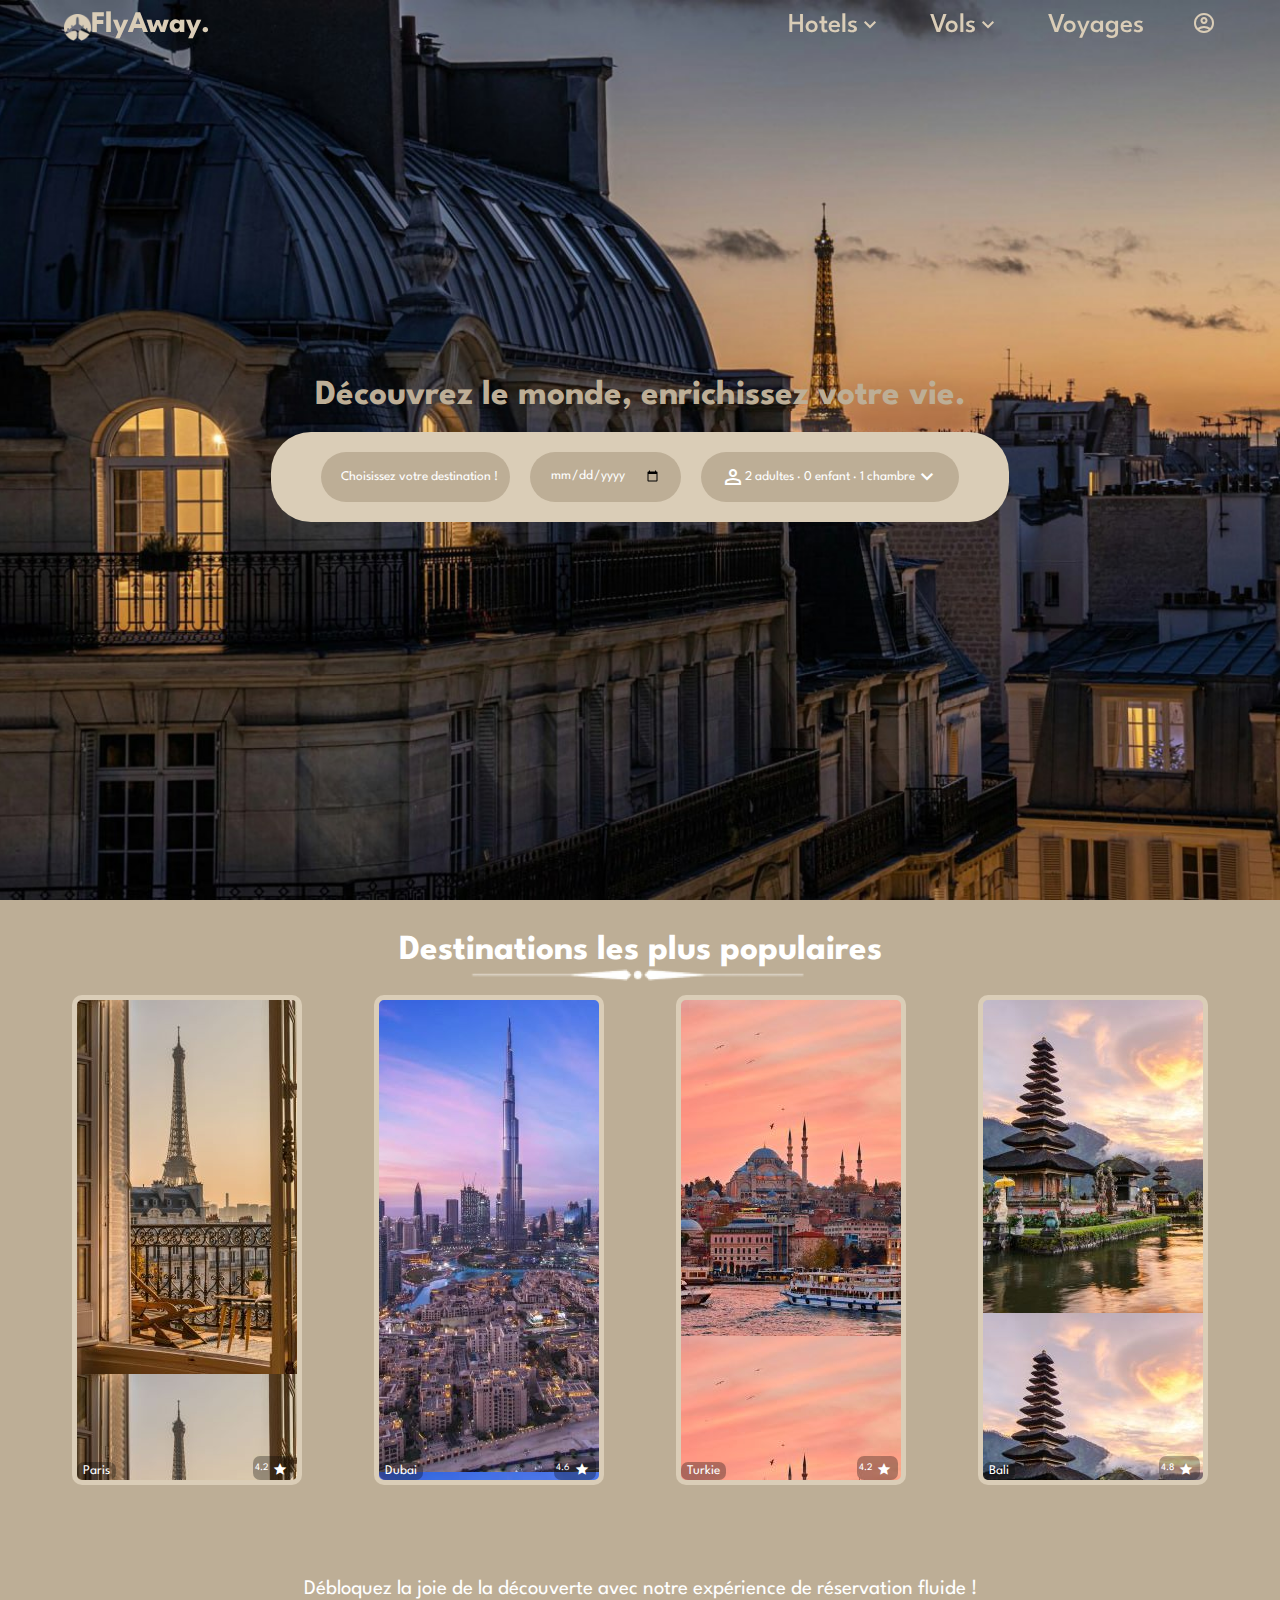
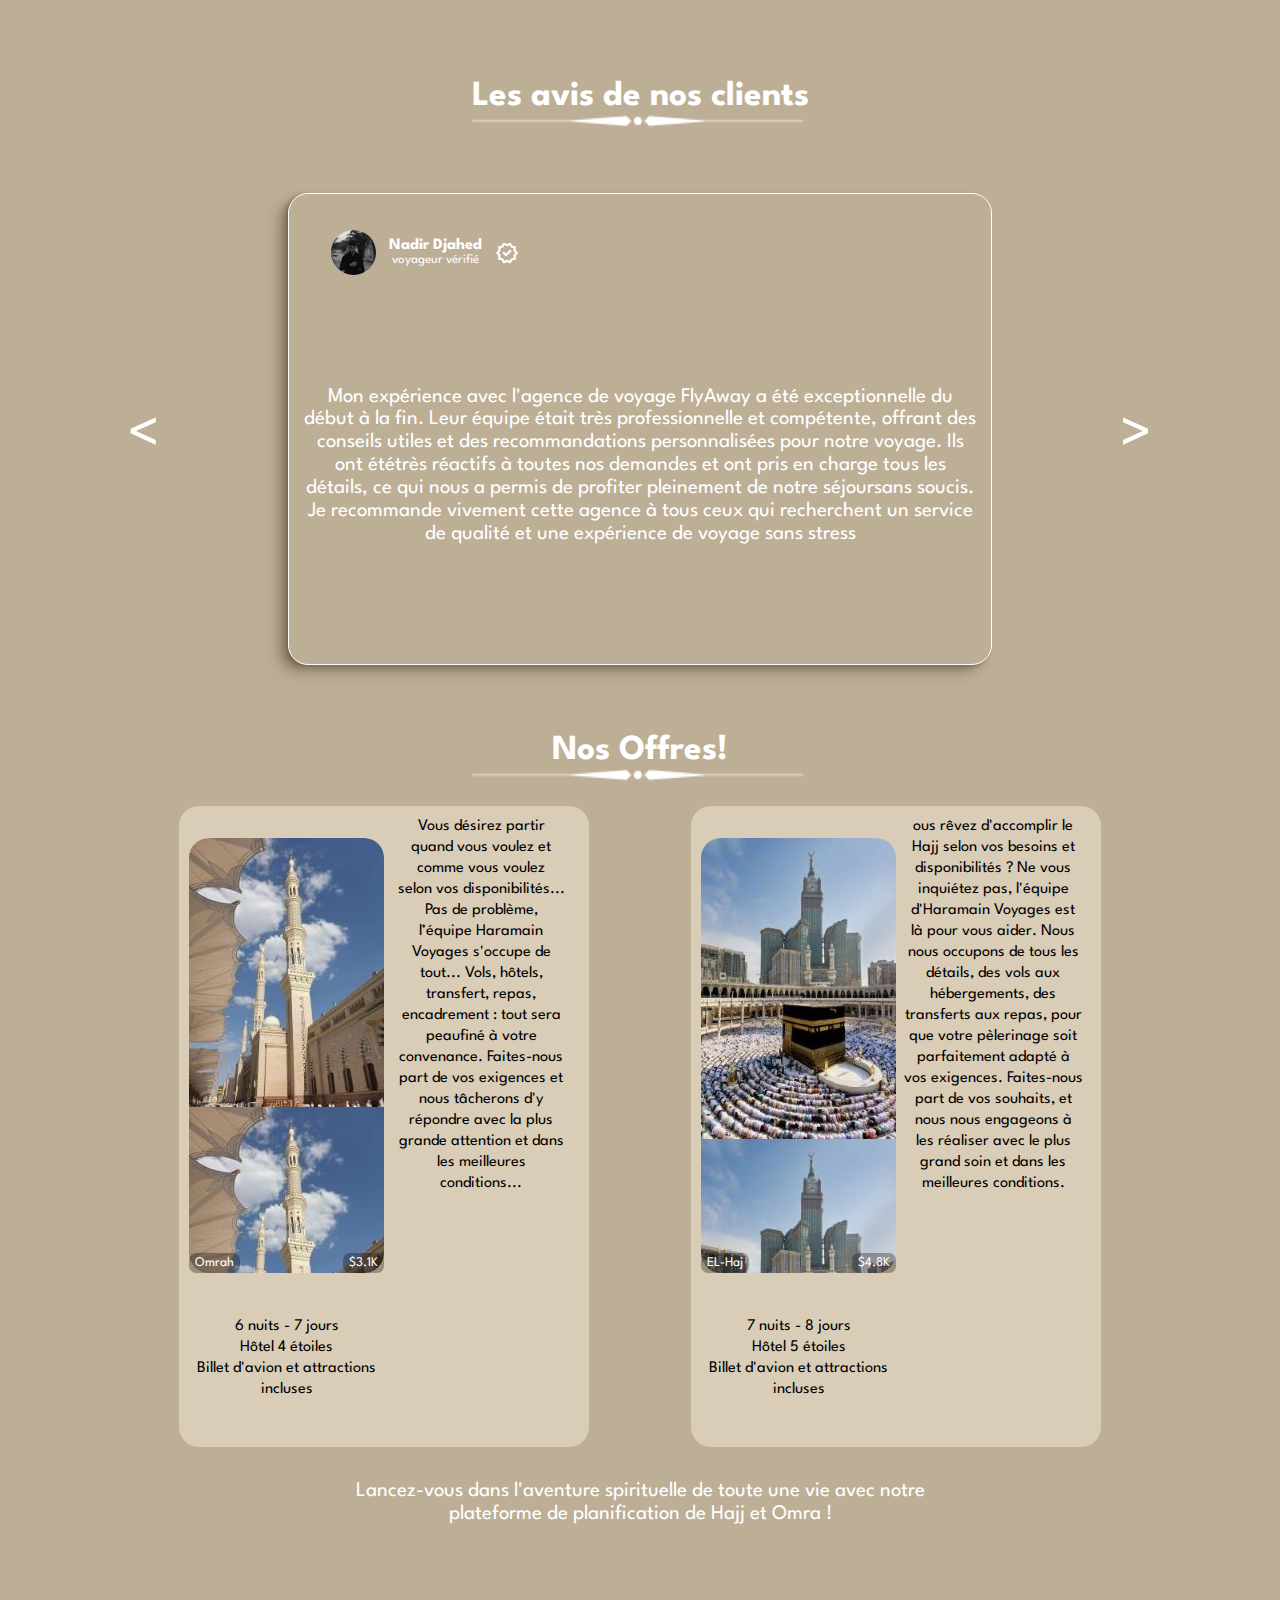
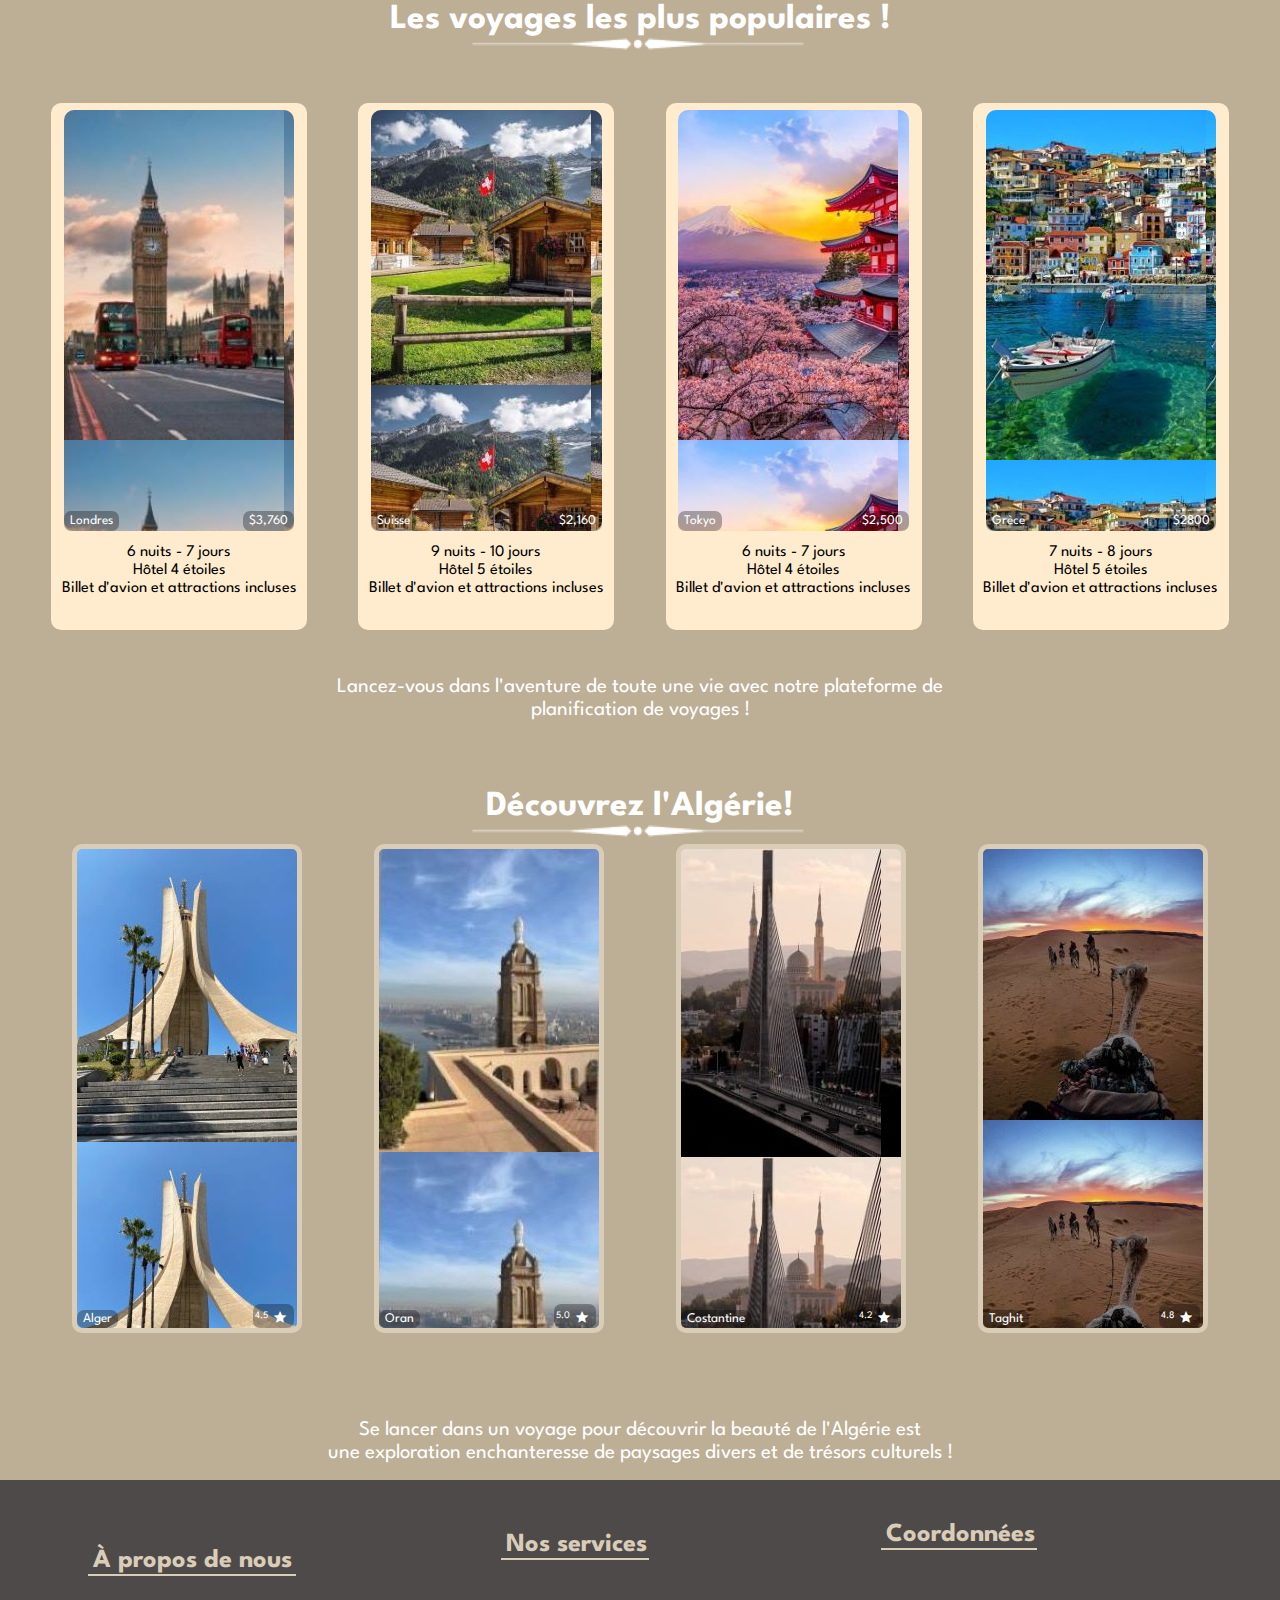
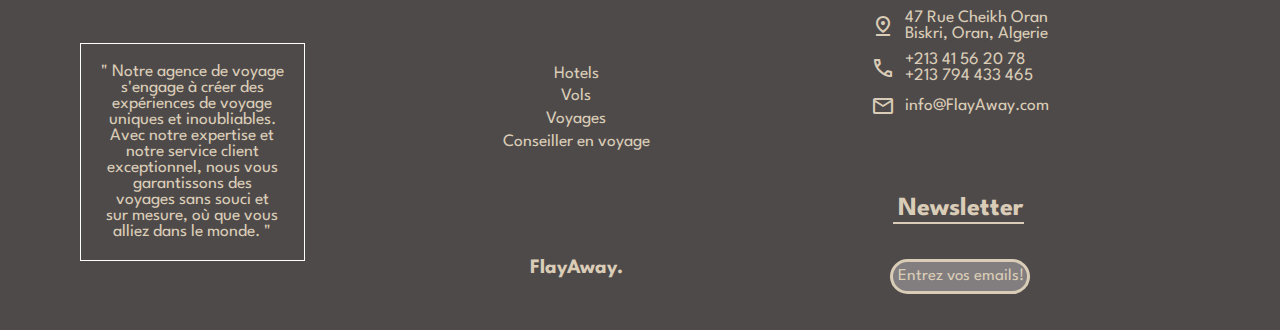
<file: index.html>
<!DOCTYPE html>
<html lang="en">

<head>
  <meta charset="UTF-8">
  <meta name="viewport" content="width=device-width, initial-scale=1.0">
  <link rel="stylesheet" href="./style.css">
  <link rel="preconnect" href="https://fonts.googleapis.com">
  <link rel="preconnect" href="https://fonts.gstatic.com" crossorigin>
  <link rel="stylesheet"
    href="https://fonts.googleapis.com/css2?family=Material+Symbols+Outlined:opsz,wght,FILL,GRAD@20..48,100..700,0..1,-50..200" />
  <link rel="stylesheet"
    href="https://fonts.googleapis.com/css2?family=Material+Symbols+Rounded:opsz,wght,FILL,GRAD@20..48,100..700,0..1,-50..200" />
  <link href="https://fonts.googleapis.com/css2?family=League+Spartan:wght@100..900&display=swap" rel="stylesheet">
  <link rel="icon" href="img/logo6.png" type="image/x-icon">
  <title>FlyAway</title>
</head>

<body>
  <div class="home-page">
    <header>
      <div class="nav-data">
        <div class="header-right">
           <a href="./index.html" class="link" >
             <img src="img/logo6.png" alt="" style="height: 27px; position: relative; top: 2px;">
             <b>FlyAway.</b></a>
       </div>
       <div class="MENU " id="MENU">
          <span class="material-symbols-outlined menu">
            menu
            </span>
          <span class="material-symbols-outlined close">
            close
          </span>
       </div>
      </div>
      <div class="header-left" id="header-left">
        <ul class="liste">
          <li class="dropdown-item">
           <div class="link">
            Hotels
              <span class="material-symbols-outlined dropdown-arrow">
                expand_more
                </span>
           </div>
           <ul class="liste-hotels">
            <li>
              <a href="./hotels/hotels.html" class="hotel-link">Paris</a>

            </li>
            <li>
              <a href="./hotels/bali.html" class="hotel-link">Dubai</a>

            </li>
            <li>
              <a href="./hotels/turkie.html" class="hotel-link">Turkie</a>

            </li>
            <li>
              <a href="./hotels/bali.html" class="hotel-link">Bali</a>

            </li>

           </ul>
          </li>
          <li class="dropdown-item">
            <div class="link">
              Vols
              <span class="material-symbols-outlined dropdown-arrow">
                expand_more
                </span>
            </div>
            <ul class="liste-hotels">
              <li>
                <a href="./vols/vols.html" class="hotel-link">Paris</a>
  
              </li>
              <li>
                <a href="./vols/Vdubai.html" class="hotel-link">Dubai</a>
  
              </li>
              <li>
                <a href="./vols/Vturk.html" class="hotel-link">Turkie</a>
  
              </li>
              <li>
                <a href="./vols/Vbali.html" class="hotel-link">Bali</a>
  
              </li>
  
             </ul>
            
          </li> 
          <li>
            <a class="link" href="./voyages/voyages.html">Voyages</a>
          </li> 
          <li>
            <span  class="material-symbols-outlined link account">
              account_circle
              </span>
              <div class="sign up" id="sign-up">
                <span class="material-symbols-outlined closee">
                  close
                  </span>
                <div class="form-box login">
                  <h2>Login</h2>
                 <form action="#">
                  <div class="input-box">
                    <span class="material-symbols-outlined">
                      mail
                    </span>
                    <label for="email">email</label>
                    <input type="email" id="email" required>
                  </div>
                  <div class="input-box">
                   <span class="material-symbols-outlined">
                      lock
                   </span>
                   <label for="">password</label>
                   <input type="password" required>
                  </div>
                  <div class="remember-forgot">
                    <label><input type="checkbox">Remember me</label>
                    <a href="#">Mot de passe oublier? </a>
                  </div>
                  <button type="submit" class="btn">login in</button>
                  <div class="login-registrer">
                    <p>Don't have an account ?<a href="#" class="registrer-link">
                        Registrer</a></p>
                  </div>
                 </form>

                </div>
                <div class="form-box registrer">
                  <h2>Registrer</h2>
                  <form action="#">
                    <div class="input-box">
                      <span class="material-symbols-outlined">
                        person
                        </span>
                      <label for="name">Username</label>
                      <input type="text"  required>
                    </div>
                    <div class="input-box">
                      <span class="material-symbols-outlined">
                        mail
                      </span>
                      <label for="email">email</label>
                      <input type="email" id="email" required>
                    </div>
                    <div class="input-box">
                     <span class="material-symbols-outlined">
                        lock
                     </span>
                     <label for="">password</label>
                     <input type="password" required>
                    </div>
                    <div class="remember-forgot">
                      <label><input type="checkbox">I agree with to the terms and conditions</label>
              
                    </div>
                    <button type="submit" class="btn">Registrer</button>
                    <div class="login-registrer">
                      <p>Already have an account ?<a href="#" class="login-link">
                          Login</a></p>
                    </div>
                  </form>
                  
                </div>
                

              </div>
          </li>

        </ul>
        
      </div> 
    </header>
    <div class="home" id="home">
      <h1>Découvrez le monde, enrichissez votre vie.</h1>
      <div class="inputs">
        <input type="text" placeholder="Choisissez votre destination ! ">
        <input type="date" placeholder="Date">

        <button>
          <span class="material-symbols-outlined">
            person
          </span>
          2 adultes · 0 enfant · 1 chambre
          <span class="material-symbols-outlined">
            expand_more
          </span>
        </button>
      </div>
    </div>
  </div>

  <main>
    <div class="mainn n1">
      <div class="titre">
        <h2>Destinations les plus populaires</h2>
        <img src="img/TITRE.png" alt="">
      </div>

      <div class="Destinations">
        <div class="déstination Paris">
          <a href=""><button>Paris</button>
            <div class="stars">
              4.2
              <span class="material-symbols-rounded">
                star
              </span>
            </div>
          </a>
        </div>
        <div class="déstination Dubai">
          <a href="">
            <button>Dubai</button>
            <div class="stars">
              4.6
              <span class="material-symbols-rounded">
                star
              </span>
            </div>
          </a>

        </div>
        <div class="déstination turkie">
          <a href="">
            <button>Turkie</button>
            <div class="stars">
              4.2
              <span class="material-symbols-rounded">
                star
              </span>
            </div>
          </a>
        </div>
        <div class="déstination bali">
          <a href="">
            <button>Bali</button>
            <div class="stars">
              4.8
              <span class="material-symbols-rounded">
                star
              </span>
            </div>
          </a>
        </div>

      </div>
      <P>Débloquez la joie de la découverte avec notre expérience de réservation fluide !</P>
    </div>
    <div class="mainn n2">
      <div class="titre">
        <h2>Les avis de nos clients</h2>
        <img src="img/TITRE.png" alt="">
      </div>
      <div class="lesAvis">
        <button onclick="prevComment()">
          < </button>
            <div class="avis">
              <div class="client">
                <img id="gallery-images" src="" alt="">
                <div class="nom">
                  <b id="liste-nom"> </b>
                  <P class="V">voyageur vérifié</P>
                </div>
                <span class="material-symbols-outlined">
                  verified
                </span>
              </div>
              <div class="commentaire">
                <P id="liste-cmnt"></P>
              </div>
            </div>
            <button onclick="nextComment()"> > </button>
      </div>

    </div>
    <div class="mainn n3">
      <div class="titre">
        <h2>Nos Offres!</h2>
        <img src="img/TITRE.png" alt="">
      </div>
      <div class="Offres">
        <div class="Offre">
          <div class="Offre-ph">
            <div class="ph">
              <a href="">
                <button>Omrah</button>
                <button>$3.1K</button>
              </a>
            </div>
            <div class="inf">
              <P>6 nuits - 7 jours <br>
                Hôtel 4 étoiles <br>
                Billet d'avion et attractions incluses</P>
            </div>
          </div>
          <div class="Offre-inf">
            <p> Vous désirez partir <br> quand vous voulez et <br> comme vous voulez <br>
              selon vos disponibilités... <br>Pas de problème,<br> l’équipe Haramain <br>
              Voyages s'occupe de <br>tout... Vols, hôtels,<br> transfert, repas,<br> encadrement : tout sera <br>
              peaufiné à votre <br>convenance. Faites-nous <br>part de vos exigences et <br>
              nous tâcherons d'y <br>répondre avec la plus <br>grande attention et dans <br> les meilleures <br>
              conditions... </p>
          </div>
        </div>
        <div class="Offre">
          <div class="Offre-ph">
            <div class="ph Hajj">
              <a href="">
                <button>EL-Haj</button>
                <button>$4.8K</button>
              </a>
            </div>
            <div class="inf">
              <P>7 nuits - 8 jours <br>
                Hôtel 5 étoiles <br>
                Billet d'avion et attractions incluses</P>
            </div>
          </div>
          <div class="Offre-inf">
            <p>ous rêvez d'accomplir le <br> Hajj selon vos besoins et <br>
              disponibilités ? Ne vous <br>inquiétez pas, l'équipe <br>d'Haramain Voyages est <br>
              là pour vous aider. Nous <br> nous occupons de tous les <br> détails, des vols aux <br>
              hébergements, des <br> transferts aux repas, pour <br>
              que votre pèlerinage soit <br> parfaitement adapté à <br> vos exigences. Faites-nous <br>
              part de vos souhaits, et <br> nous nous engageons à <br> les réaliser avec le plus <br>
              grand soin et dans les <br> meilleures conditions. </p>
          </div>
        </div>

      </div>
      <P>Lancez-vous dans l'aventure spirituelle de toute une vie avec notre <br>
        plateforme de planification de Hajj et Omra !</P>
    </div>
    <div class="mainn n4">
      <div class="titre">
        <h2>Les voyages les plus populaires !</h2>
        <img src="img/TITRE.png" alt="">
      </div>
      <div class="voyagesp">
        <div class="voyagep">
          <div class="vp-ph">
            <a href="">
              <button>Londres</button>
              <button>$3,760</button>
            </a>

          </div>
          <div class="vp-inf">
            <P>6 nuits - 7 jours <br>
              Hôtel 4 étoiles <br>
              Billet d'avion et attractions incluses</P>
          </div>
        </div>
        <div class="voyagep">
          <div class="vp-ph Suisse">
            <a href="">
              <button>Suisse</button>
              <button>$2,160</button>
            </a>
          </div>
          <div class="vp-inf">
            <P>9 nuits - 10 jours <br>
              Hôtel 5 étoiles <br>
              Billet d'avion et attractions incluses</P>
          </div>
        </div>
        <div class="voyagep">
          <div class="vp-ph Tokyo">
            <a href="">
              <button>Tokyo</button>
              <button>$2,500</button>
            </a>
          </div>
          <div class="vp-inf">
            <P>6 nuits - 7 jours <br>
              Hôtel 4 étoiles <br>
              Billet d'avion et attractions incluses</P>
          </div>
        </div>
        <div class="voyagep">
          <div class="vp-ph Grèce">
            <a href="">
              <button>Grèce</button>
              <button>$2800</button>
            </a>
          </div>
          <div class="vp-inf">
            <P>7 nuits - 8 jours <br>
              Hôtel 5 étoiles <br>
              Billet d'avion et attractions incluses</P>
          </div>
        </div>
      </div>
      <P>Lancez-vous dans l'aventure de toute une vie avec notre plateforme de <br> planification de voyages !</P>
    </div>
    <div class="mainn n1">
      <div class="titre">
        <h2>Découvrez l'Algérie!</h2>
        <img src="img/TITRE.png" alt="">
      </div>

      <div class="Destinations">
        <div class="déstination Alger">
          <a href="">
            <button>Alger</button>
            <div class="stars">
              4.5
              <span class="material-symbols-rounded">
                star
              </span>
            </div>
          </a>
        </div>
        <div class="déstination Oran">
          <a href="">
            <button>Oran</button>
            <div class="stars">
              5.0
              <span class="material-symbols-rounded">
                star
              </span>
            </div>
          </a>
        </div>
        <div class="déstination Costantine">
          <a href="">
            <button>Costantine</button>
            <div class="stars">
              4.2
              <span class="material-symbols-rounded">
                star
              </span>
            </div>
          </a>
        </div>
        <div class="déstination Taghit">
          <a href="">
            <button>Taghit</button>
            <div class="stars">
              4.8
              <span class="material-symbols-rounded">
                star
              </span>
            </div>
          </a>
        </div>

      </div>
      <P>Se lancer dans un voyage pour découvrir la beauté de l'Algérie est <br>
        une exploration enchanteresse de paysages divers et de trésors culturels !</P>
    </div>
  </main>
  <footer>
    <div class="footer-left">
      <h2>À propos de nous</h2>
      <div class="prnous">
        <p>" Notre agence de voyage <br>
          s'engage à créer des <br> expériences de voyage <br>
          uniques et inoubliables. <br> Avec notre expertise et <br>notre service client <br>
          exceptionnel, nous vous <br> garantissons des <br>
          voyages sans souci et <br>sur mesure, où que vous <br>alliez dans le monde. "</p>
      </div>
    </div>
    <div class="footer-midle">
      <h2>Nos services</h2>
      <ol>
        <ul>Hotels</ul>
        <ul>Vols</ul>
        <ul>Voyages</ul>
        <ul>Conseiller en voyage</ul>
      </ol>
      <h3>FlayAway.</h3>
    </div>
    <div class="footer-right">
      <div class="Coordonnées">
        <h2>Coordonnées</h2>
        <ol>
          <ul>
            <span class="material-symbols-outlined">
              pin_drop
            </span>
            47 Rue Cheikh Oran <br>Biskri, Oran, Algerie
          </ul>
          <ul>
            <span class="material-symbols-outlined">
              call
            </span>
            +213 41 56 20 78 <br>
            +213 794 433 465
          </ul>
          <ul>
            <span class="material-symbols-outlined">
              mail
            </span>
            info@FlayAway.com
          </ul>
        </ol>
      </div>
      <div class="Newsletter">
        <h2>Newsletter</h2>
        <input type="text" placeholder="Entrez vos emails!">
      </div>
    </div>

  </footer>
  <script src="./main.js"></script>
</body>

</html>
</file>
<file: style.css>
* {
    margin: 0;
    padding: 0;
    box-sizing: border-box;
    font-family: "League Spartan", sans-serif;
}

.home-page {
    display: flex;
    justify-content: center;
    align-items: center;
    height: 100vh;
    background-image: url(img/Capture_d_écran_2024-03-16_005350-removebg-preview.png.jpg);
    background-size: cover;
    background-position: center;
}

header {
    position: fixed;
    top: 0;
    left: 0;
    width: 100%;
    height: 50px;
    padding: 0 5%;
    z-index: 1000;
}
header a {
    text-decoration: none;
}

 /* header a {
    color: #DACDB7;
    font-size: calc(0.5rem + 1.5vw);
    font-weight: bold;
    font-weight: 500;
    text-decoration: none;
    margin: 0 15px;
    cursor: pointer;
}

header a:visited {
    color: #C8B18C;
}

header a:hover {
    color: #BDAE96;
    cursor: pointer;
}   */
header ul
{
    list-style: none;
}
.nav-data
{
    height: 100%;
    width: 100%;
    display: flex;
    justify-content: space-between;
    align-items: center;
}
.MENU
{ 
    position: relative;
    width: 32px;
    height: 32px;
}
.menu,
.close
{
    position: absolute;
    width: max-content;
    height: max-content;
    inset: 0;
    margin: auto;
    font-size: 1.25rem;
    cursor: pointer;
    transition: opacity .1s , transform .4s;
    color: #DACDB7;
}
.close
{
    opacity: 0;
} 
@media  screen and (max-width:1118PX ) {
    .home
    {
        opacity: 0;
    }
    .header-left
    {
        position: absolute;
        left: 0;
        width: 100%;
        height: calc(100vh - 80px);
        overflow: auto;
        pointer-events: none;
        opacity: 0; 
        transition: top .4s , opacity .3s;

    }
    .header-left::-webkit-scrollbar
    {
        width: 0;
    }
   
    .link
    {
        color: white;
        background-color: #DACDB7;
        font-weight: bold;
        padding: 1.25rem 1.5rem;
        display: flex;
        justify-content: space-between;
        align-items: center;
        transition: background-color .3s;
        text-decoration: none;

    }
    .link:hover
    {
        background-color:#BDAE96 ;
    }
    .header-right a 
    {
        background-color: transparent;
        color: #DACDB7;
    }
    .header-right a:hover
    {
        background-color: transparent;
        color: #DACDB7;
    }
    .show-menu
    {
        opacity: 1;
        top: 3.5rem;
        pointer-events: initial;
    }
    .show-icon .menu
    {
        opacity: 0;
        transform: rotate(90deg);
    } 
    .show-icon .close
    {
        opacity: 1;
        transform: rotate(90deg);
    }
    .dropdown-item
    {
        cursor: pointer;

       
    }
    .dropdown-arrow
    {
        font-size: 1.25rem;
        font-weight: initial;
        transition: transform .4s;
    }
    .hotel-link
    {
        padding: 1.25rem 1.25rem 1.25rch 2.5rem;
        color: white;
        background-color: #BDAE96;
        display: flex;
        align-items: center;
        column-gap: 5rem;
        font-weight: bold;
        transition: background-color .3s;
        text-decoration: none;
    }
    .hotel-link:hover
    {
        background-color:rgba(189, 174, 150, 0.9) ;
    }
    .liste-hotels
    {
        max-height: 0;
        overflow: hidden;
        transition: max-height .4s ease-out;
        background-color: #DACDB7;
    }
    .dropdown-item:hover .liste-hotels
    {
       max-height:1000px ;
       transition: max-height .4s ease-in;
    }
    .dropdown-item:hover .dropdown-arrow
    {
        transform: rotate(180deg);
    }
}
@media  screen and (min-width:1118PX )
{
    header
   {
       margin-inline: auto;
       display: flex;
       justify-content: space-between;

    }

    .MENU
    {
        display: none;
    }
   .header-left {
        width: 50%;
        height: 100%;
        display: flex;
        justify-content: space-between;
        align-items: center;
    }
    .liste 
    {
        height: 100%;
        display: flex;
        align-items: center;
        column-gap: 3rem;
    }
    .link
    {
       height: 100%;
       padding: 0;
       justify-content: initial;
       color: #DACDB7; 
       font-size:calc(0.5rem + 1.5vw);
       font-weight: bold;
       font-weight: 500;
       cursor: pointer;
       display: flex;
       align-items: center;
   
    }
    .dropdown-item
    {   min-width: max-content;
        position: relative;
    }
    .liste-hotels {
        max-height: initial;
        overflow: initial;
        position: absolute;
        left: 0;
        top: 50px;
        opacity: 0;
        pointer-events: none;
        transition: opacity .3s, top .3s;
      }
      .hotel-link {
        padding: 1.25rem 1.25rem 1.25rch 2.5rem;
        color: white;
        background-color: #BDAE96;
        display: flex;
        align-items: center;
        column-gap: 5rem;
        font-weight: bold;
        transition: background-color .3s;
        text-decoration: none;
      }
      .hotel-link:hover
      {
          background-color:rgba(189, 174, 150, 0.5) ;
      }
      .dropdown-item:hover .liste-hotels
       {
        opacity: 1;
        top:40px;
        pointer-events: initial;
        transition: top .3s;
       }
    .liste-hotels
    {
        max-height: 0;
        overflow: hidden;
        transition: max-height .4s ease-out;
    }
    .dropdown-item:hover .liste-hotels
    {
       max-height:1000px ;
       transition: max-height .4s ease-in;
    }
    .dropdown-item:hover .dropdown-arrow
    {
        transform: rotate(180deg);
    }
    .up
    {
        opacity: 1;
        width: 400px;
        height: 400px;
        background: transparent;
        border: 2px solid rgba(189, 174, 150, 0.5);
        border-radius: 20px;
        backdrop-filter: blur(20px);
        box-shadow: 0 0 30px rgba(0, 0, 0, 0.5);
        position: absolute;
        left: 420px;
        top: 80px;
        pointer-events: initial;
        display: flex;
        align-items: center;
        justify-content: center;
        transform: scale(0);
        overflow: hidden; 
        transition: transform .5s ease, height .2s ease ;
        
    }
    .up.active-popup
    {
        transform: scale(1);
    }
    .up.active
    {
        height: 510px;
    }
    .up .closee
    {
        position: absolute;
        top: 0;
        right: 0;
        background: #BDAE96;
        width: 45px;
        height: 45px;
        display: flex;
        align-items: center;
        justify-content: center;
        border-bottom-left-radius: 20px;
        cursor: pointer;
        z-index: 1;
    }
    .up .form-box
    {
        width: 100%;
        padding: 40px;
    }
     .up .form-box.login 
    {
        transition: transform .18s ease;
        transform: translateX(0);
    } 
    .up.active .form-box.login
    {
        transition: none;
        transform: translateX(-400px);

    }
    .up .form-box.registrer
    {
        position: absolute;
        transition: none;
        transform: translateX(400px);
    }
    .up.active .form-box.registrer
    {
        transition: transform .18s ease;
        transform: translateX(0);

    }
    .form-box h2
    {
        font-size: 2em;
        color: #DACDB7;
        text-align: center;
    }
    .input-box
    {
        position: relative;
        width: 100%;
        height: 50px;
        border-bottom: 2px solid #BDAE96;
    }
    .input-box label
    {
       position: absolute;
       top: 50%;
       left: 5px;
       transform: translateY(-50%);
       font-size: 1em;
       color: white;
       font-weight: 500;
       pointer-events: none;
       transition: .5s;
    }
    .input-box input:focus~label,
    .input-box input:hover~label
    {
        top: -5px;
        color: aqua;
    }
    .input-box input
    {
        width: 100%;
        height: 100%;
        background: transparent;
        border: none;
        outline: none;
        font-size: 1em;
        color: white;
        font-weight: 600;
        padding: 0 35px 0 2px;
    }
    .input-box input:focus~label,
    .input-box input:valid~label
    {
        top: -5px;
    }
    .input-box span
    {
        position: absolute;
        right: 8px;
        font-size:1.2em ;
        line-height: 57px;
        color: white;
    }
    .remember-forgot
    {
        font-size: .9em;
        color: white;
        font-weight: 500;
        margin: 15px 0 15px;
        display: flex;
        justify-content: space-between;
        align-items: center;
    }
    .remember-forgot label input 
    {
        accent-color:#DACDB7 ;
        margin-right: 5px;
    }
    .remember-forgot a 
    {
        color:#DACDB7 ;
        text-decoration: none;
    }
    .remember-forgot a:hover
    {
        text-decoration: underline;
    }
    .btn 
    {
        width: 100%;
        height: 45px;
        background-color: #DACDB7;
        border: none;
        outline: none;
        border-radius: 6px;
        cursor: pointer;
        font-size: 1em;
        color: white;
        font-weight: 500;
    }
    .login-registrer
    {
        font-size: .9em;
        color: white;
        text-align: center;
        font-weight: 500;
        margin: 25px 0 10px;
    }
    .login-registrer p a 
    {
        color:#DACDB7 ;
        text-decoration: none;
        font-weight: 600;
    }
    .login-registrer p a:hover
    {
        text-decoration: underline;
    }

    .hm
    {
        opacity: 0;
    }
}

.header-right a {
    font-size: 30px;
    display: flex;
    align-items: center;
}

.home {
    height: 100px;
    width: 65%;
    display: flex;
    flex-direction: column;
    align-items: center;
    justify-content: center;
}

.home h1 {
    font-size: calc(1rem + 1.5vw);
    color: #BDAE96;
    margin-bottom: 20px;
}

.inputs {
    padding: 20px 40px;
    background-color: #DACDB7;
    border-radius: 40px;
    display: flex
}

.inputs input {
    color: white !important;
    width: max-content;
    height: 50px;
    background-color: #BDAE96;
    padding: 10px 20px;
    border: none;
    outline: none;
    border-radius: 30px;
    margin: 0 10px;
}

.inputs button {
    color: white !important;
    width: max-content;
    height: 50px;
    background-color: #BDAE96;
    padding: 10px 20px;
    border: none;
    outline: none;
    border-radius: 30px;
    margin: 0 10px;
    display: flex;
    flex-direction: row;
    justify-content: center;
    align-items: center;
    justify-content: space-around;
}

.inputs input::placeholder {
    color: white;
    width: max-content;
}

.mainn {
    height: 80vh;
    background-color: #BDAE96;
    display: flex;
    flex-direction: column;
    align-items: center;
    justify-content: space-around;
}

.titre {
    display: flex;
    flex-direction: column;
    align-items: center;
}

.Destinations {
    width: 100%;
    height: 80%;
    display: flex;
    flex-direction: row;
    justify-content: space-evenly;

}

.mainn h2 {
    color: white;
    font-size: calc(1em + 1.5vw);
    margin-top: 30px;
}

.mainn P {
    color: white;
    font-size: calc(0.1rem + 1.5vw);
    margin-bottom: 15px;
    text-align: center;
    line-height: 1.1;
}

.déstination {
    width: 18%;
    height: 85%;
    background-image: url(img/paris.jpg);
    border: solid 5px rgb(218, 205, 183);
    border-radius: 10px;
    display: flex;
    flex-direction: row;
    align-items: end;
    justify-content: space-between
}

.déstination a {
    width: 100%;
    height: 100%;
    text-decoration: none;
    display: flex;
    flex-direction: row;
    align-items: end;
    justify-content: space-between;
}

.stars {
    border: none;
    padding: 0 2px;
    margin-right: 3px;
    border-radius: 7px;
    font-size: 10px;
    background-color: rgba(0, 0, 0, 0.3);
    display: flex;
    flex-direction: row;
    align-items: center;
    color: white;
}

.material-symbols-rounded {
    color: white;
    font-variation-settings:
        'FILL' 1,
        'wght' 100,
        'GRAD' -25,
        'opsz' 20
}

.déstination button {
    border: none;
    padding: 3px 6px;
    border-radius: 7px;
    color: white;
    background-color: rgba(0, 0, 0, 0.3);

}

.Dubai {
    background-image: url(img/dubai.jpg);
}

.turkie {
    background-image: url(img/turkie.jpg);
}

.bali {
    background-image: url(img/bali.jpg);
}

.n2 {
    height: 75vh;
}

.lesAvis {
    width: 100%;
    height: 70%;
    display: flex;
    justify-content: space-evenly;
    align-items: center;
}

.lesAvis button {
    font-size: 60px;
    color: white;
    width: 40px;
    height: 40px;
    border-radius: 50%;
    border: none;
    background-color: transparent;
}
.lesAvis button:hover
{
    cursor: pointer;
}

.avis {
    --shadow-color: 38deg 19% 39%;
    ;
    width: 55%;
    height: 100%;
    padding: 15px;
    border: solid 1.5px white;
    box-shadow: -0.1px 0.1px 0.1px hsl(var(--shadow-color) / 0.43),
        -0.5px 0.3px 0.6px -0.3px hsl(var(--shadow-color) / 0.42),
        -0.9px 0.6px 1.1px -0.7px hsl(var(--shadow-color) / 0.4),
        -1.4px 1px 1.8px -1px hsl(var(--shadow-color) / 0.39),
        -2.1px 1.5px 2.7px -1.4px hsl(var(--shadow-color) / 0.37),
        -3.2px 2.3px 4.1px -1.7px hsl(var(--shadow-color) / 0.36),
        -4.6px 3.4px 6px -2px hsl(var(--shadow-color) / 0.34),
        -6.7px 4.8px 8.6px -2.4px hsl(var(--shadow-color) / 0.33),
        -9.3px 6.8px 12px -2.7px hsl(var(--shadow-color) / 0.31),
        -12.7px 9.2px 16.3px -3px hsl(var(--shadow-color) / 0.29);
    ;
    display: flex;
    flex-direction: column;
    justify-content: space-between;
    border-radius: 20px;
}

.client {
    width: 30%;
    height: 20%;
    margin-left: 20px;
    display: flex;
    align-items: center;
    color: white;
    justify-content: space-around;

}

.client img {
    width: 45px;
    height: 45px;
    border-radius: 50%;
}

.nom {
    height: 70%;
    display: flex;
    flex-direction: column;
    justify-content: center;
    align-items: center;

}

.nom P {
    margin: 0;
    font-size: small;
}
.commentaire
{
    display: flex;
    align-items: center;
    justify-content: center;
    height:80% ;
}

.n3 {
    height: 95vh;
}

.Offres {
    width: 80%;
    height: 75%;
    display: flex;
    justify-content: space-around;
    margin-bottom: 15px;
}

.Offre {
    width: 40%;
    height: 100%;
    padding: 10px;
    background-color: #DACDB7;
    border-radius: 20px;
    display: flex;
    justify-content: space-around;

}

.Offre p {
    font-size: calc(0.05rem + 1.2vw);
    color: black;
    line-height: 1.3;
}

.Offre-ph {
    width: 50%;
    display: flex;
    flex-direction: column;
    justify-content: space-around;

}

.ph {
    height: 70%;
    background-image: url(img/madina.jpg);
    border-radius: 20px;
    display: flex;
    justify-content: space-between;
    align-items: end;
}

.ph a {
    width: 100%;
    height: 100%;
    text-decoration: none;
    display: flex;
    flex-direction: row;
    align-items: end;
    justify-content: space-between;
}

.Hajj {
    background-image: url(img/hajj.jpg);
}

.ph button {
    border: none;
    padding: 3px 6px;
    border-radius: 7px;
    color: white;
    background-color: rgba(0, 0, 0, 0.3);
    height: 20px;

}

.Offre-inf {
    width: 50%;

}

.n4 {
    height: 90vh;
}

.voyagesp {
    width: 100%;
    height: 65%;
    display: flex;
    flex-direction: row;
    justify-content: space-evenly;
}

.voyagep {
    width: 20%;
    height: 100%;
    background-color: blanchedalmond;
    border-radius: 10px;
    display: flex;
    flex-direction: column;
    align-items: center;
    justify-content: space-around;
}

.vp-ph {
    width: 90%;
    height: 80%;
    border-radius: 10px;
    display: flex;
    align-items: end;
    justify-content: space-between;
    background-image: url(img/london.jpg);
}

.vp-ph a {
    width: 100%;
    height: 100%;
    text-decoration: none;
    display: flex;
    flex-direction: row;
    align-items: end;
    justify-content: space-between;
}

.vp-ph button {
    border: none;
    padding: 3px 6px;
    border-radius: 7px;
    color: white;
    background-color: rgba(0, 0, 0, 0.3);
    height: 20px;

}

.Suisse {
    background-image: url(img/suiss.jpg);
}

.Tokyo {
    background-image: url(img/tokyo.jpg);
}

.Grèce {
    background-image: url(img/grece.jpg);
}

.vp-inf {
    height: 15%;
    width: 95%;

}

.vp-inf p {
    color: black;
    font-size: calc(0.05rem + 1.2vw);

}

.Alger {
    background-image: url(img/alger.jpg);
}

.Oran {
    background-image: url(img/wahren.jpg);
}

.Costantine {
    background-image: url(img/costantine.jpg);
}

.Taghit {
    background-image: url(img/taghot.jpg);
}

footer {
    height: 50vh;
    width: 100%;
    background-color: #4F4A4A;
    display: flex;
}

.footer-left {
    width: 30%;
    height: 100%;
    display: flex;
    flex-direction: column;
    align-items: center;
    justify-content: space-evenly;
    color: #DACDB7;
    font-size: calc(0.05rem + 1.3vw);
}

footer h2 {
    position: relative;
}

footer h2::after {
    content: '';
    position: absolute;
    bottom: -3px;
    left: -5px;
    width: 105%;
    height: 2px;
    background-color: #DACDB7;
}

.footer-left div {
    border: solid 1px white;
    padding: 20px;
    text-align: center;

}

.footer-midle {
    width: 30%;
    height: 100%;
    display: flex;
    flex-direction: column;
    align-items: center;
    justify-content: space-around;
    color: #DACDB7;
    font-size: calc(0.05rem + 1.3vw);
}

.footer-midle ul {
    text-align: center;
    line-height: 1.3;
}

.footer-right {
    width: 30%;
    height: 100%;
    display: flex;
    flex-direction: column;
    align-items: center;
    justify-content: space-around;
    color: #DACDB7;
    font-size: calc(0.05rem + 1.3vw);
}

.footer-right input {
    width: 140px;
    height: 35px;
    border: solid 3px #DACDB7;
    border-radius: 30px;
    background-color: #827E7F;
    padding-left: 5px;
}

.footer-right input::placeholder {
    color: #DACDB7;
    font-size: 1.05rem;
}

.Coordonnées {
    height: 55%;
    display: flex;
    flex-direction: column;
    align-items: center;
    justify-content: space-around;
}

.Coordonnées ul {
    width: 100%;
    display: flex;
    align-items: center;
    margin-top: 10px;
    font-size: calc(0.05rem + 1.3vw);
}

.Coordonnées ul span {
    margin-right: 10px;
}

.Newsletter {
    height: 30%;
    display: flex;
    flex-direction: column;
    justify-content: space-around;
    align-items: center;
}
</file>
